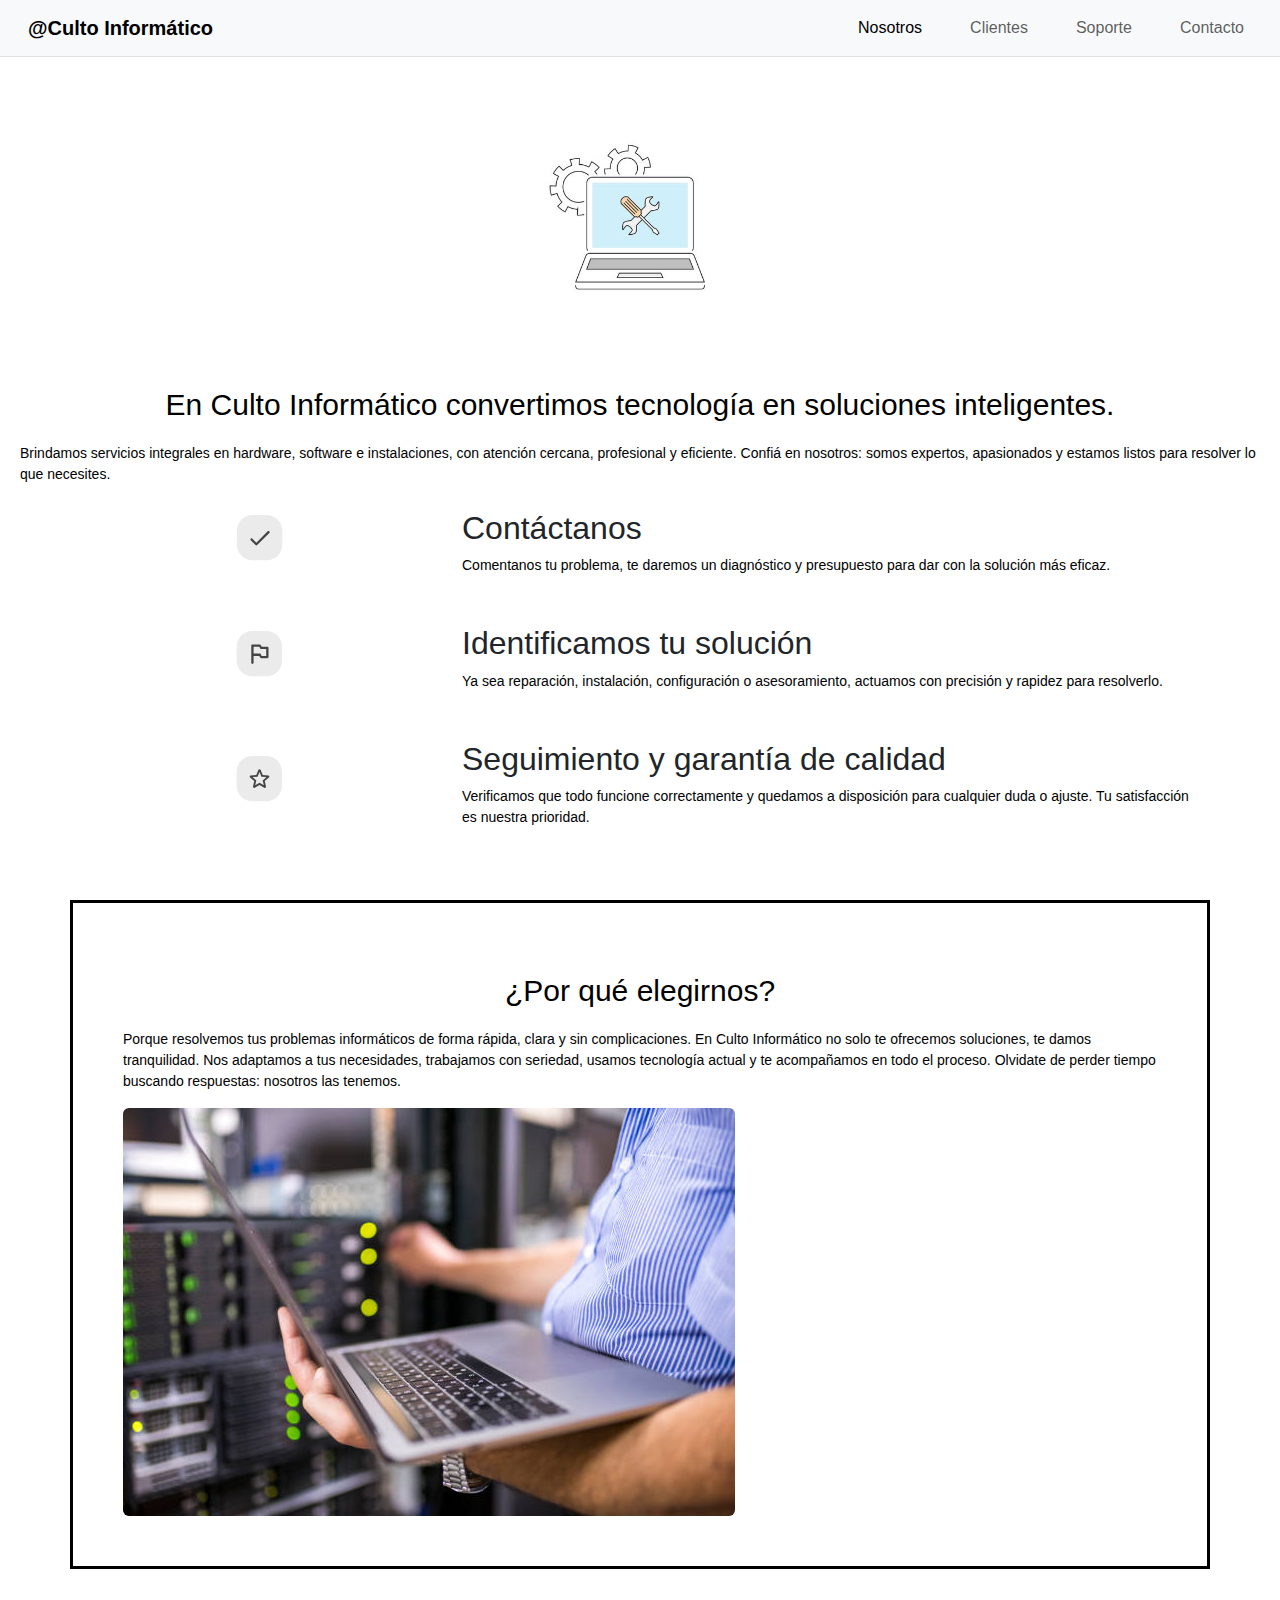
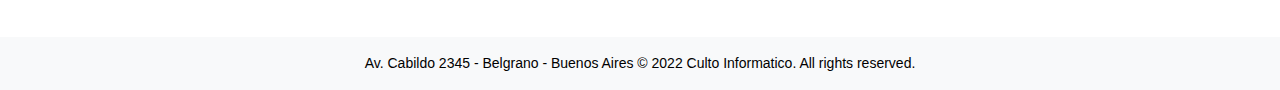
<file: index.html>
<!DOCTYPE html>

<html lang="es">

<head>
    <meta charset="utf-8" />
    <meta content="width=device-width, initial-scale=1" name="viewport" />
    <title>Culto Informático - Soluciones en Hardware y Software en Buenos Aires</title>
    <!-- Bootstrap CSS -->
    <link href="https://cdn.jsdelivr.net/npm/bootstrap@5.3.7/dist/css/bootstrap.min.css" rel="stylesheet" />
    <!-- Animate.css -->
    <link href="https://cdnjs.cloudflare.com/ajax/libs/animate.css/4.1.1/animate.min.css" rel="stylesheet" />
    <!-- Styles -->
    <link href="./styles/style.css" rel="stylesheet" />
    <meta
        content="Culto Informático: soluciones en hardware, software, redes y soporte técnico profesional en Buenos Aires. Atención personalizada para empresas y particulares."
        name="description" />
    <meta content="soporte técnico, hardware, software, redes, reparación computadoras, Buenos Aires" name="keywords" />
    <meta content="Culto Informático" name="author" />
    <link href="./assets/logo.ico" rel="icon" type="image/x-icon" />
</head>

<body>
    <header>
        <nav class="navbar navbar-expand-md navbar-light bg-light border-bottom px-3">
            <div class="container-fluid">
                <a class="navbar-brand fw-bold" href="#">
                    <span class="logo-text">@Culto Informático</span>
                </a>
                <button aria-controls="navbarSupportedContent" aria-expanded="false" aria-label="Toggle navigation"
                    class="navbar-toggler" data-bs-target="#navbarSupportedContent" data-bs-toggle="collapse"
                    type="button">
                    <span class="navbar-toggler-icon"></span>
                </button>
                <div class="collapse navbar-collapse justify-content-end" id="navbarSupportedContent">
                    <ul class="navbar-nav mb-2 mb-md-0">
                        <li class="nav-item">
                            <a aria-current="page" class="nav-link active" href="./pages/nosotros.html">Nosotros</a>
                        </li>
                        <li class="nav-item">
                            <a class="nav-link" href="./pages/clientes.html">Clientes</a>
                        </li>
                        <li class="nav-item">
                            <a class="nav-link" href="./pages/soporte.html">Soporte</a>
                        </li>
                        <li class="nav-item">
                            <a class="nav-link" href="./pages/contacto.html">Contacto</a>
                        </li>
                    </ul>
                </div>
            </div>
        </nav>
    </header>
    <main>
        <img alt="Logo Culto Informático" class="logo animate__animated animate__fadeInDown" loading="lazy"
            src="./assets/logo.jpg" />
        <h1 class="animate__animated animate__fadeInUp">
            En Culto Informático convertimos tecnología en soluciones inteligentes.
        </h1>
        <p class="animate__animated animate__fadeInUp animate__delay-1s">
            Brindamos servicios integrales en hardware, software e instalaciones, con
            atención cercana, profesional y eficiente. Confiá en nosotros: somos
            expertos, apasionados y estamos listos para resolver lo que necesites.
        </p>
        <div class="container my-4">
            <div class="row align-items-center">
                <div class="col-md-4 text-center">
                    <img alt="Ícono de verificación que representa servicio confiable"
                        class="img-fluid mb-2 animate__animated animate__fadeInLeft" loading="lazy"
                        src="./assets/img/tilde.PNG" />
                </div>
                <div class="col-md-8 animate__animated animate__fadeInRight">
                    <h2>Contáctanos</h2>
                    <p>
                        Comentanos tu problema, te daremos un diagnóstico y presupuesto para
                        dar con la solución más eficaz.
                    </p>
                </div>
            </div>
        </div>
        <div class="container my-4">
            <div class="row align-items-center">
                <div class="col-md-4 text-center">
                    <img alt="Ícono de bandera que simboliza identificación de soluciones informáticas"
                        class="img-fluid mb-2 animate__animated animate__fadeInLeft" loading="lazy"
                        src="./assets/img/bandera.PNG" />
                </div>
                <div class="col-md-8 animate__animated animate__fadeInRight">
                    <h2>Identificamos tu solución</h2>
                    <p>
                        Ya sea reparación, instalación, configuración o asesoramiento,
                        actuamos con precisión y rapidez para resolverlo.
                    </p>
                </div>
            </div>
        </div>
        <div class="container my-4">
            <div class="row align-items-center">
                <div class="col-md-4 text-center">
                    <img alt="Ícono de estrella que representa calidad garantizada"
                        class="img-fluid mb-2 animate__animated animate__fadeInLeft" loading="lazy"
                        src="./assets/img/estrella.PNG" />
                </div>
                <div class="col-md-8 animate__animated animate__fadeInRight">
                    <h2>Seguimiento y garantía de calidad</h2>
                    <p>
                        Verificamos que todo funcione correctamente y quedamos a disposición
                        para cualquier duda o ajuste. Tu satisfacción es nuestra prioridad.
                    </p>
                </div>
            </div>
        </div>
        <section class="my-5 animate__animated animate__fadeInUp">
            <h1>¿Por qué elegirnos?</h1>
            <p>
                Porque resolvemos tus problemas informáticos de forma rápida, clara y sin
                complicaciones. En Culto Informático no solo te ofrecemos soluciones, te
                damos tranquilidad. Nos adaptamos a tus necesidades, trabajamos con
                seriedad, usamos tecnología actual y te acompañamos en todo el proceso.
                Olvidate de perder tiempo buscando respuestas: nosotros las tenemos.
            </p>
            <img alt="Fotografía de tecnología moderna para soluciones informáticas" class="img-fluid mt-3 rounded"
                loading="lazy" src="./assets/img/tecnologia.jpg" />
        </section>
    </main>
    <footer class="bg-light py-3 text-center">
        <p class="mb-0">
            Av. Cabildo 2345 - Belgrano - Buenos Aires © 2022 Culto Informatico. All
            rights reserved.
        </p>
    </footer>
    <script src="https://cdn.jsdelivr.net/npm/bootstrap@5.3.7/dist/js/bootstrap.bundle.min.js"></script>
</body>

</html>
</file>
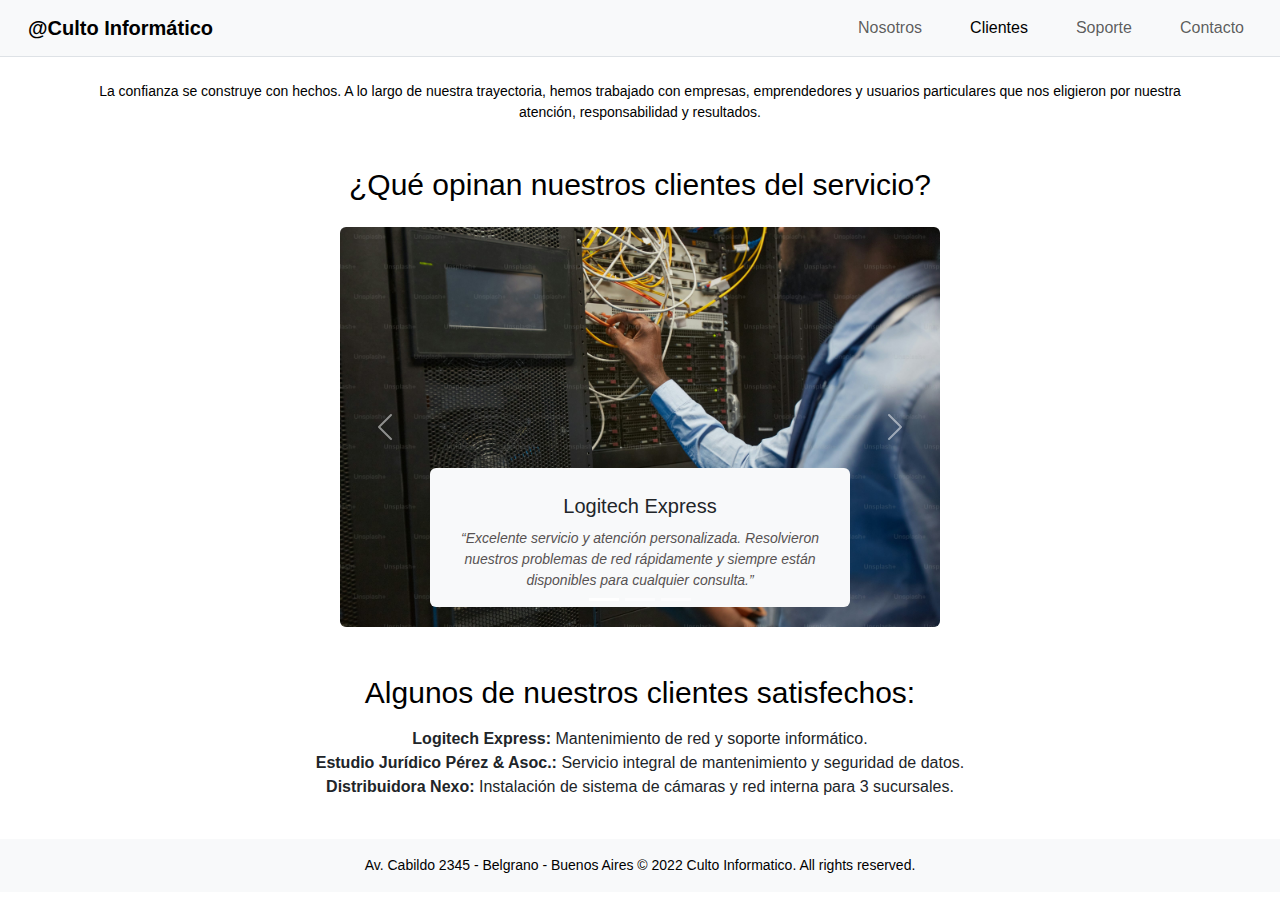
<file: pages/clientes.html>
<!DOCTYPE html>
<html lang="es">

<head>
    <meta charset="UTF-8" />
    <meta name="viewport" content="width=device-width, initial-scale=1" />

    <title>Culto Informático - Clientes</title>

    <!-- Bootstrap CSS -->
    <link href="https://cdn.jsdelivr.net/npm/bootstrap@5.3.7/dist/css/bootstrap.min.css" rel="stylesheet"
        crossorigin="anonymous" />

    <!-- Animate.css -->
    <link rel="stylesheet" href="https://cdnjs.cloudflare.com/ajax/libs/animate.css/4.1.1/animate.min.css" />

    <!-- Styles -->
    <link rel="stylesheet" href="../styles/style.css" />
</head>

<body>
    <header>
        <nav class="navbar navbar-expand-lg bg-light border-bottom px-3">
            <div class="container-fluid">
                <a class="navbar-brand fw-bold" href="../index.html">@Culto Informático</a>
                <button class="navbar-toggler" type="button" data-bs-toggle="collapse"
                    data-bs-target="#navbarNavDropdown" aria-controls="navbarNavDropdown" aria-expanded="false"
                    aria-label="Toggle navigation">
                    <span class="navbar-toggler-icon"></span>
                </button>
                <div class="collapse navbar-collapse justify-content-end" id="navbarNavDropdown">
                    <ul class="navbar-nav">
                        <li class="nav-item">
                            <a class="nav-link" href="../pages/nosotros.html">Nosotros</a>
                        </li>
                        <li class="nav-item">
                            <a class="nav-link active" aria-current="page" href="#">Clientes</a>
                        </li>
                        <li class="nav-item">
                            <a class="nav-link" href="../pages/soporte.html">Soporte</a>
                        </li>
                        <li class="nav-item">
                            <a class="nav-link" href="../pages/contacto.html">Contacto</a>
                        </li>
                    </ul>
                </div>
            </div>
        </nav>
    </header>

    <main class="container py-4 animate__animated animate__fadeIn">
        <p class="text-center mb-4">
            La confianza se construye con hechos. A lo largo de nuestra trayectoria,
            hemos trabajado con empresas, emprendedores y usuarios particulares que
            nos eligieron por nuestra atención, responsabilidad y resultados.
        </p>

        <h1 class="mb-4 text-center">¿Qué opinan nuestros clientes del servicio?</h1>

        <div id="carouselExampleCaptions" class="carousel slide animate__animated animate__fadeInUp"
            data-bs-ride="carousel">
            <div class="carousel-indicators">
                <button type="button" data-bs-target="#carouselExampleCaptions" data-bs-slide-to="0" class="active"
                    aria-current="true" aria-label="Slide 1"></button>
                <button type="button" data-bs-target="#carouselExampleCaptions" data-bs-slide-to="1"
                    aria-label="Slide 2"></button>
                <button type="button" data-bs-target="#carouselExampleCaptions" data-bs-slide-to="2"
                    aria-label="Slide 3"></button>
            </div>

            <div class="carousel-inner">
                <div class="carousel-item active">
                    <div class="d-flex justify-content-center">
                        <img src="../assets/img/sop1.jpg" class="d-block rounded" alt="Logitech Express"
                            style="max-width: 600px; max-height: 600px;" />
                    </div>
                    <div class="carousel-caption d-sm-block bg-light bg-opacity-80 rounded p-3 mx-auto"
                        style="max-width: 600px;">
                        <h5 class="text-dark">Logitech Express</h5>
                        <p class="experiencia">
                            “Excelente servicio y atención personalizada. Resolvieron nuestros
                            problemas de red rápidamente y siempre están disponibles para
                            cualquier consulta.”
                        </p>
                    </div>
                </div>

                <div class="carousel-item">
                    <div class="d-flex justify-content-center">
                        <img src="../assets/img/sop2.jpg" class="d-block rounded"
                            alt="Estudio Jurídico Pérez & Asoc." style="max-width: 600px; max-height: 600px;" />
                    </div>
                    <div class="carousel-caption d-sm-block bg-light bg-opacity-80 rounded p-3 mx-auto"
                        style="max-width: 600px;">
                        <h5 class="text-dark">Estudio Jurídico Pérez & Asoc.</h5>
                        <p class="experiencia">
                            “Profesionales y atentos. Nos ayudaron a proteger la información de
                            nuestros clientes y optimizaron el funcionamiento de nuestras
                            computadoras.”
                        </p>
                    </div>
                </div>

                <div class="carousel-item">
                    <div class="d-flex justify-content-center">
                        <img src="../assets/img/sop3.jpg" class="d-block rounded" alt="Distribuidora Nexo"
                            style="max-width: 600px; max-height: 600px;" />
                    </div>
                    <div class="carousel-caption d-sm-block bg-light bg-opacity-80 rounded p-3 mx-auto"
                        style="max-width: 600px;">
                        <h5 class="text-dark">Distribuidora Nexo</h5>
                        <p class="experiencia">
                            “Muy buen trabajo en la instalación de cámaras y configuración de la
                            red. Siempre atentos y resolutivos ante cualquier inconveniente.”
                        </p>
                    </div>
                </div>
            </div>

            <button class="carousel-control-prev" type="button" data-bs-target="#carouselExampleCaptions"
                data-bs-slide="prev">
                <span class="carousel-control-prev-icon" aria-hidden="true"></span>
                <span class="visually-hidden">Previous</span>
            </button>

            <button class="carousel-control-next" type="button" data-bs-target="#carouselExampleCaptions"
                data-bs-slide="next">
                <span class="carousel-control-next-icon" aria-hidden="true"></span>
                <span class="visually-hidden">Next</span>
            </button>
        </div>

        <h1 class="mt-5 mb-3 text-center">Algunos de nuestros clientes satisfechos:</h1>

        <ul class="list-unstyled text-center">
            <li><strong>Logitech Express:</strong> Mantenimiento de red y soporte informático.</li>
            <li><strong>Estudio Jurídico Pérez & Asoc.:</strong> Servicio integral de mantenimiento y seguridad de
                datos.</li>
            <li><strong>Distribuidora Nexo:</strong> Instalación de sistema de cámaras y red interna para 3 sucursales.
            </li>
        </ul>
    </main>

    <footer class="bg-light py-3 text-center">
        <p class="mb-0">
            Av. Cabildo 2345 - Belgrano - Buenos Aires © 2022 Culto Informatico. All
            rights reserved.
        </p>
    </footer>

    <!-- Bootstrap JS -->
    <script src="https://cdn.jsdelivr.net/npm/bootstrap@5.3.7/dist/js/bootstrap.bundle.min.js"
        crossorigin="anonymous"></script>
</body>

</html>
</file>
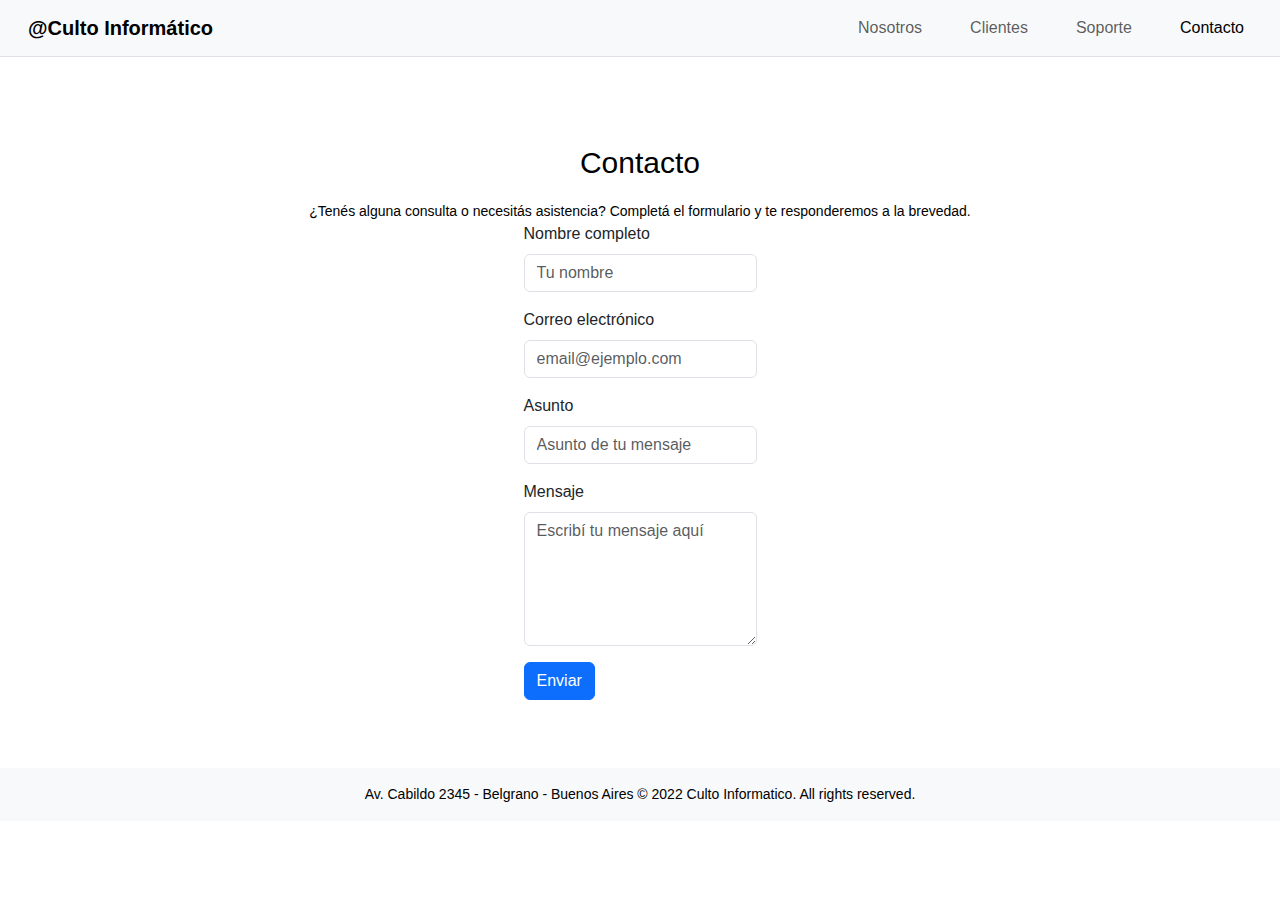
<file: pages/contacto.html>
<!DOCTYPE html>

<html lang="es">

<head>
    <meta charset="utf-8" />
    <meta content="width=device-width, initial-scale=1" name="viewport" />
    <title>Contacto | Culto Informático - Hablemos</title>
    <!-- Bootstrap CSS -->
    <link crossorigin="anonymous" href="https://cdn.jsdelivr.net/npm/bootstrap@5.3.7/dist/css/bootstrap.min.css"
        rel="stylesheet" />
    <!-- Animate.css -->
    <link href="https://cdnjs.cloudflare.com/ajax/libs/animate.css/4.1.1/animate.min.css" rel="stylesheet" />
    <!-- Styles -->
    <link href="../styles/style.css" rel="stylesheet" />
    <meta
        content="Contacta con Culto Informático para soporte técnico, consultas y soluciones en hardware, software y redes en Buenos Aires."
        name="description" />
    <meta content="contacto, soporte técnico, hardware, software, redes, Buenos Aires" name="keywords" />
    <meta content="Culto Informático" name="author" />
    <link href="../assets/logo.ico" rel="icon" type="image/x-icon" />
</head>

<body>
    <header>
        <nav class="navbar navbar-expand-md navbar-light bg-light border-bottom px-3">
            <div class="container-fluid">
                <a class="navbar-brand fw-bold" href="../index.html">
                    <span class="logo-text">@Culto Informático</span>
                </a>
                <button aria-controls="navbarSupportedContent" aria-expanded="false" aria-label="Toggle navigation"
                    class="navbar-toggler" data-bs-target="#navbarSupportedContent" data-bs-toggle="collapse"
                    type="button">
                    <span class="navbar-toggler-icon"></span>
                </button>
                <div class="collapse navbar-collapse justify-content-end" id="navbarSupportedContent">
                    <ul class="navbar-nav mb-2 mb-md-0">
                        <li class="nav-item">
                            <a class="nav-link" href="../pages/nosotros.html">Nosotros</a>
                        </li>
                        <li class="nav-item">
                            <a class="nav-link" href="../pages/clientes.html">Clientes</a>
                        </li>
                        <li class="nav-item">
                            <a class="nav-link" href="../pages/soporte.html">Soporte</a>
                        </li>
                        <li class="nav-item">
                            <a aria-current="page" class="nav-link active" href="#">Contacto</a>
                        </li>
                    </ul>
                </div>
            </div>
        </nav>
    </header>
    <main class="container my-5 animate__animated animate__fadeInUp">
        <h1>Contacto</h1>
        <p>
            ¿Tenés alguna consulta o necesitás asistencia? Completá el formulario y
            te responderemos a la brevedad.
        </p>
        <form action="https://formspree.io/f/tuformid" method="POST" novalidate="">
            <div class="mb-3">
                <label class="form-label" for="name">Nombre completo</label>
                <input class="form-control" id="name" name="name" placeholder="Tu nombre" required="" type="text" />
            </div>
            <div class="mb-3">
                <label class="form-label" for="email">Correo electrónico</label>
                <input class="form-control" id="email" name="_replyto" placeholder="email@ejemplo.com" required=""
                    type="email" />
            </div>
            <div class="mb-3">
                <label class="form-label" for="subject">Asunto</label>
                <input class="form-control" id="subject" name="subject" placeholder="Asunto de tu mensaje" required=""
                    type="text" />
            </div>
            <div class="mb-3">
                <label class="form-label" for="message">Mensaje</label>
                <textarea class="form-control" id="message" name="message" placeholder="Escribí tu mensaje aquí"
                    required="" rows="5"></textarea>
            </div>
            <button class="btn btn-primary" type="submit">
                Enviar
            </button>
        </form>
    </main>
    <footer class="bg-light py-3 text-center">
        <p class="mb-0">
            Av. Cabildo 2345 - Belgrano - Buenos Aires © 2022 Culto Informatico. All
            rights reserved.
        </p>
    </footer>
    <script src="https://cdn.jsdelivr.net/npm/bootstrap@5.3.7/dist/js/bootstrap.bundle.min.js"></script>
</body>

</html>
</file>
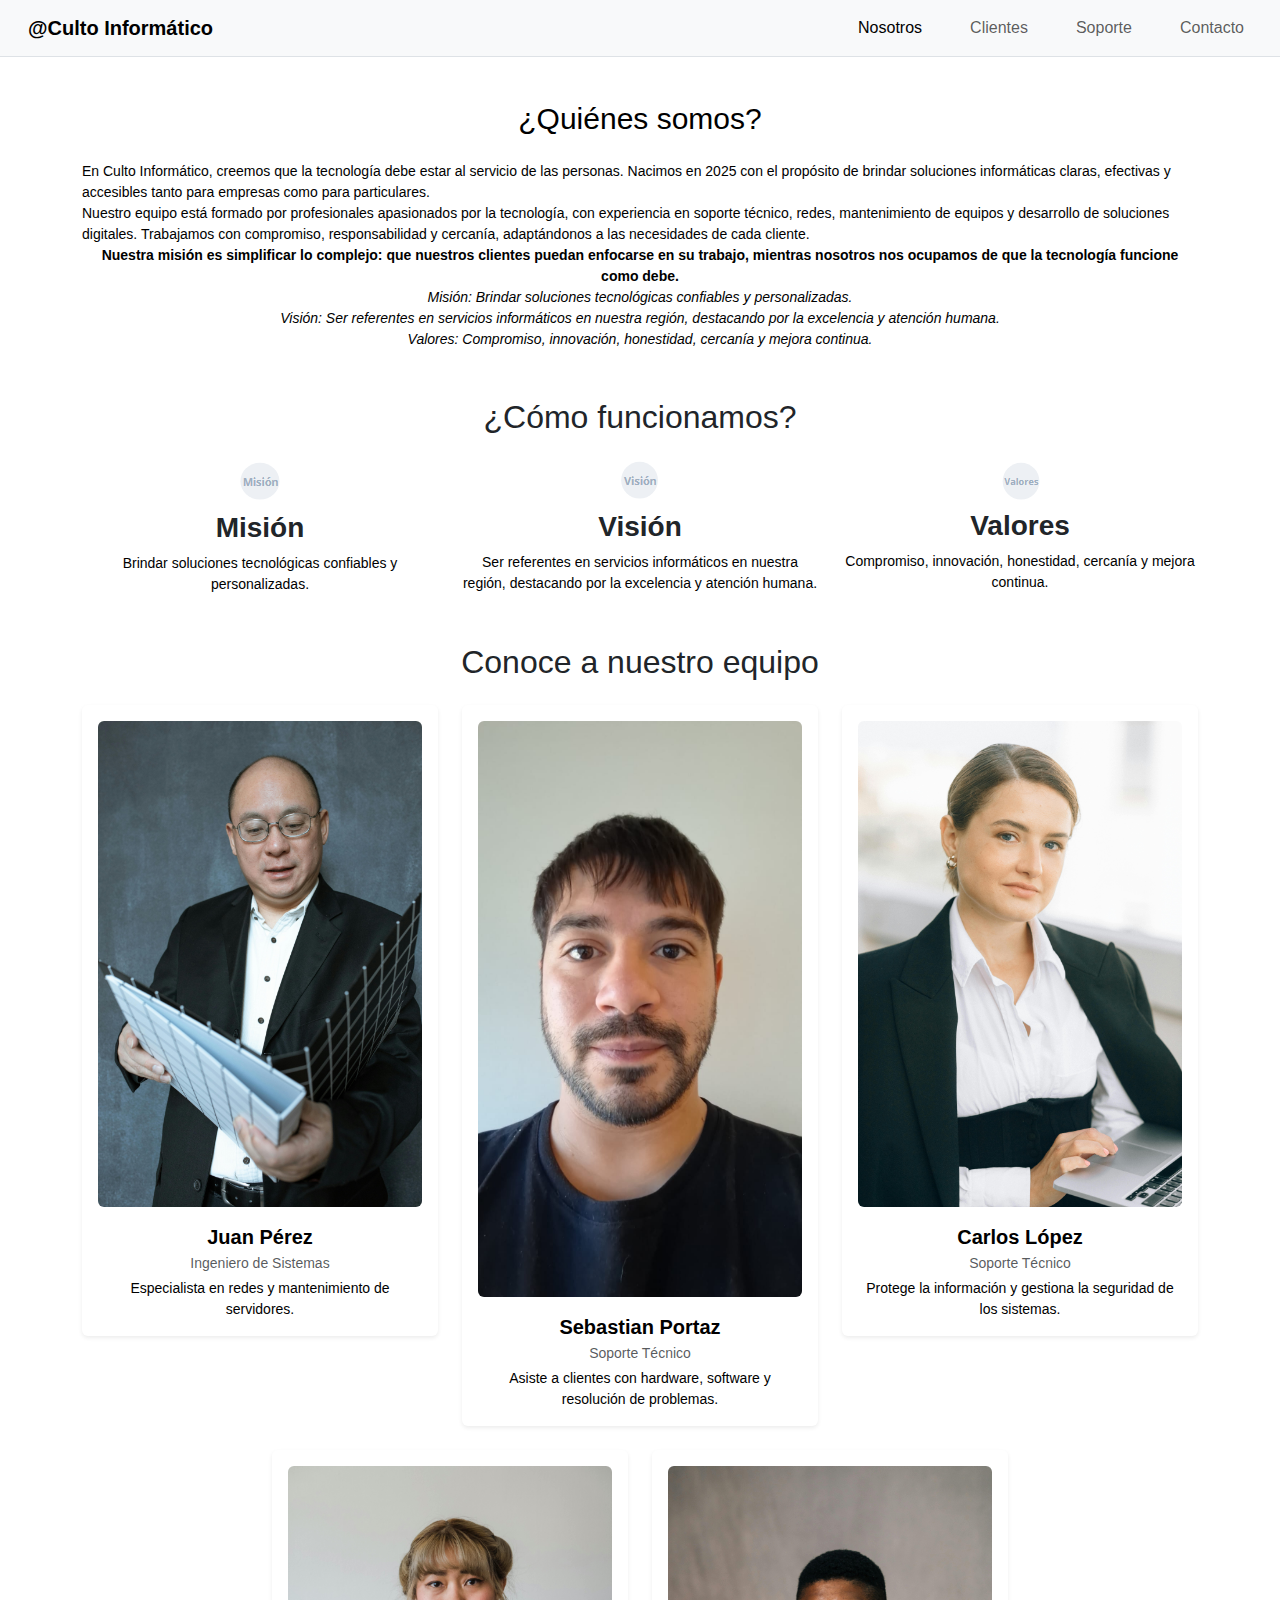
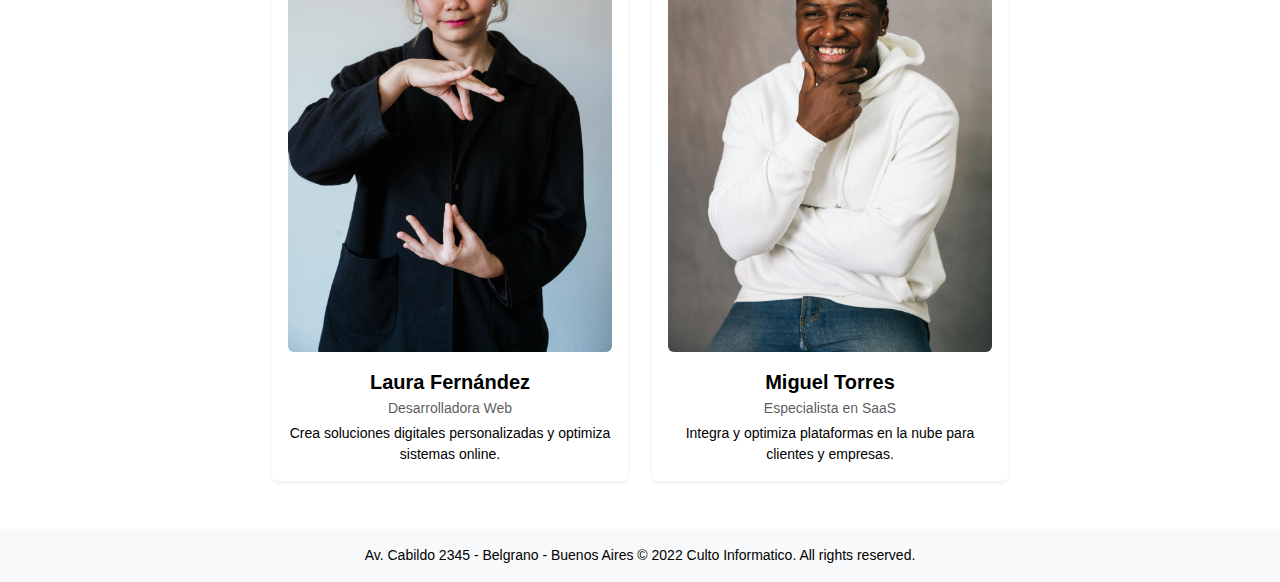
<file: pages/nosotros.html>
<!DOCTYPE html>
<html lang="es">

<head>
    <meta charset="utf-8" />
    <meta content="width=device-width, initial-scale=1" name="viewport" />
    <title>Nosotros | Culto Informático - Tecnología y Soporte Profesional</title>
    <!-- Bootstrap CSS -->
    <link crossorigin="anonymous" href="https://cdn.jsdelivr.net/npm/bootstrap@5.3.7/dist/css/bootstrap.min.css"
        rel="stylesheet" />
    <!-- Animate.css -->
    <link href="https://cdnjs.cloudflare.com/ajax/libs/animate.css/4.1.1/animate.min.css" rel="stylesheet" />
    <!-- Styles -->
    <link href="../styles/style.css" rel="stylesheet" />
</head>

<body>
    <header>
        <nav class="navbar navbar-expand-md navbar-light bg-light border-bottom px-3">
            <div class="container-fluid">
                <a class="navbar-brand fw-bold" href="../index.html">@Culto Informático</a>
                <button aria-controls="navbarSupportedContent" aria-expanded="false" aria-label="Toggle navigation"
                    class="navbar-toggler" data-bs-target="#navbarSupportedContent" data-bs-toggle="collapse"
                    type="button">
                    <span class="navbar-toggler-icon"></span>
                </button>
                <div class="collapse navbar-collapse justify-content-end" id="navbarSupportedContent">
                    <ul class="navbar-nav mb-2 mb-md-0">
                        <li class="nav-item">
                            <a aria-current="page" class="nav-link active" href="#">Nosotros</a>
                        </li>
                        <li class="nav-item">
                            <a class="nav-link" href="./clientes.html">Clientes</a>
                        </li>
                        <li class="nav-item">
                            <a class="nav-link" href="./soporte.html">Soporte</a>
                        </li>
                        <li class="nav-item">
                            <a class="nav-link" href="./contacto.html">Contacto</a>
                        </li>
                    </ul>
                </div>
            </div>
        </nav>
    </header>

    <main class="container py-4 animate__animated animate__fadeIn">
        <h1 class="mb-4 text-center">¿Quiénes somos?</h1>
        <p>
            En Culto Informático, creemos que la tecnología debe estar al servicio de
            las personas. Nacimos en 2025 con el propósito de brindar soluciones
            informáticas claras, efectivas y accesibles tanto para empresas como para
            particulares.
        </p>
        <p>
            Nuestro equipo está formado por profesionales apasionados por la
            tecnología, con experiencia en soporte técnico, redes, mantenimiento de
            equipos y desarrollo de soluciones digitales. Trabajamos con compromiso,
            responsabilidad y cercanía, adaptándonos a las necesidades de cada
            cliente.
        </p>
        <p class="text-center fw-semibold">
            Nuestra misión es simplificar lo complejo: que nuestros clientes puedan
            enfocarse en su trabajo, mientras nosotros nos ocupamos de que la tecnología
            funcione como debe.
        </p>
        <p class="text-center fst-italic">
            Misión: Brindar soluciones tecnológicas confiables y personalizadas.<br />
            Visión: Ser referentes en servicios informáticos en nuestra región,
            destacando por la excelencia y atención humana.<br />
            Valores: Compromiso, innovación, honestidad, cercanía y mejora continua.
        </p>

        <h2 class="mt-5 mb-4 text-center">¿Cómo funcionamos?</h2>
        <div class="row text-center align-items-center g-4">
            <div class="col-md-4 animate__animated animate__fadeInLeft">
                <img alt="Ícono que representa la misión de Culto Informático" class="img-fluid mb-2" loading="lazy"
                    src="../assets/img/mision.png" style="max-height: 80px;" />
                <h3 class="fw-bold">Misión</h3>
                <p>Brindar soluciones tecnológicas confiables y personalizadas.</p>
            </div>
            <div class="col-md-4 animate__animated animate__fadeInUp">
                <img alt="Ícono que representa la visión de Culto Informático" class="img-fluid mb-2" loading="lazy"
                    src="../assets/img/vision.PNG" style="max-height: 80px;" />
                <h3 class="fw-bold">Visión</h3>
                <p>
                    Ser referentes en servicios informáticos en nuestra región,
                    destacando por la excelencia y atención humana.
                </p>
            </div>
            <div class="col-md-4 animate__animated animate__fadeInRight">
                <img alt="Ícono que representa los valores de Culto Informático" class="img-fluid mb-2" loading="lazy"
                    src="../assets/img/valores.PNG" style="max-height: 80px;" />
                <h3 class="fw-bold">Valores</h3>
                <p>Compromiso, innovación, honestidad, cercanía y mejora continua.</p>
            </div>
        </div>

        <h2 class="mt-5 mb-4 text-center">Conoce a nuestro equipo</h2>
        <div class="row equipo-container animate__animated animate__fadeInUp justify-content-center">
            <div class="col-lg-4 col-md-6 mb-4">
                <div class="team-card text-center shadow-sm rounded p-3">
                    <img src="../assets/img/tec1.jpg" alt="Juan Pérez" class="img-fluid rounded mb-2" />
                    <h5 class="fw-bold mb-1">Juan Pérez</h5>
                    <p class="text-muted mb-1">Ingeniero de Sistemas</p>
                    <p class="small">Especialista en redes y mantenimiento de servidores.</p>
                </div>
            </div>
            <div class="col-lg-4 col-md-6 mb-4">
                <div class="team-card text-center shadow-sm rounded p-3">
                    <img src="../assets/img/tec2.jpeg" alt="Sebastian Portaz" class="img-fluid rounded mb-2" />
                    <h5 class="fw-bold mb-1">Sebastian Portaz</h5>
                    <p class="text-muted mb-1">Soporte Técnico</p>
                    <p class="small">Asiste a clientes con hardware, software y resolución de problemas.</p>
                </div>
            </div>
            <div class="col-lg-4 col-md-6 mb-4">
                <div class="team-card text-center shadow-sm rounded p-3">
                    <img src="../assets/img/tec3.jpg" alt="Carlos López" class="img-fluid rounded mb-2" />
                    <h5 class="fw-bold mb-1">Carlos López</h5>
                    <p class="text-muted mb-1">Soporte Técnico</p>
                    <p class="small">Protege la información y gestiona la seguridad de los sistemas.</p>
                </div>
            </div>
            <div class="col-lg-4 col-md-6 mb-4">
                <div class="team-card text-center shadow-sm rounded p-3">
                    <img src="../assets/img/tec4.jpg" alt="Laura Fernández" class="img-fluid rounded mb-2" />
                    <h5 class="fw-bold mb-1">Laura Fernández</h5>
                    <p class="text-muted mb-1">Desarrolladora Web</p>
                    <p class="small">Crea soluciones digitales personalizadas y optimiza sistemas online.</p>
                </div>
            </div>
            <div class="col-lg-4 col-md-6 mb-4">
                <div class="team-card text-center shadow-sm rounded p-3">
                    <img src="../assets/img/tec5.jpg" alt="Miguel Torres" class="img-fluid rounded mb-2" />
                    <h5 class="fw-bold mb-1">Miguel Torres</h5>
                    <p class="text-muted mb-1">Especialista en SaaS</p>
                    <p class="small">Integra y optimiza plataformas en la nube para clientes y empresas.</p>
                </div>
            </div>
        </div>
    </main>

    <footer class="bg-light py-3 text-center">
        <p class="mb-0">
            Av. Cabildo 2345 - Belgrano - Buenos Aires © 2022 Culto Informatico. All
            rights reserved.
        </p>
    </footer>

    <!-- Bootstrap JS -->
    <script crossorigin="anonymous"
        src="https://cdn.jsdelivr.net/npm/bootstrap@5.3.7/dist/js/bootstrap.bundle.min.js"></script>
</body>

</html>
</file>
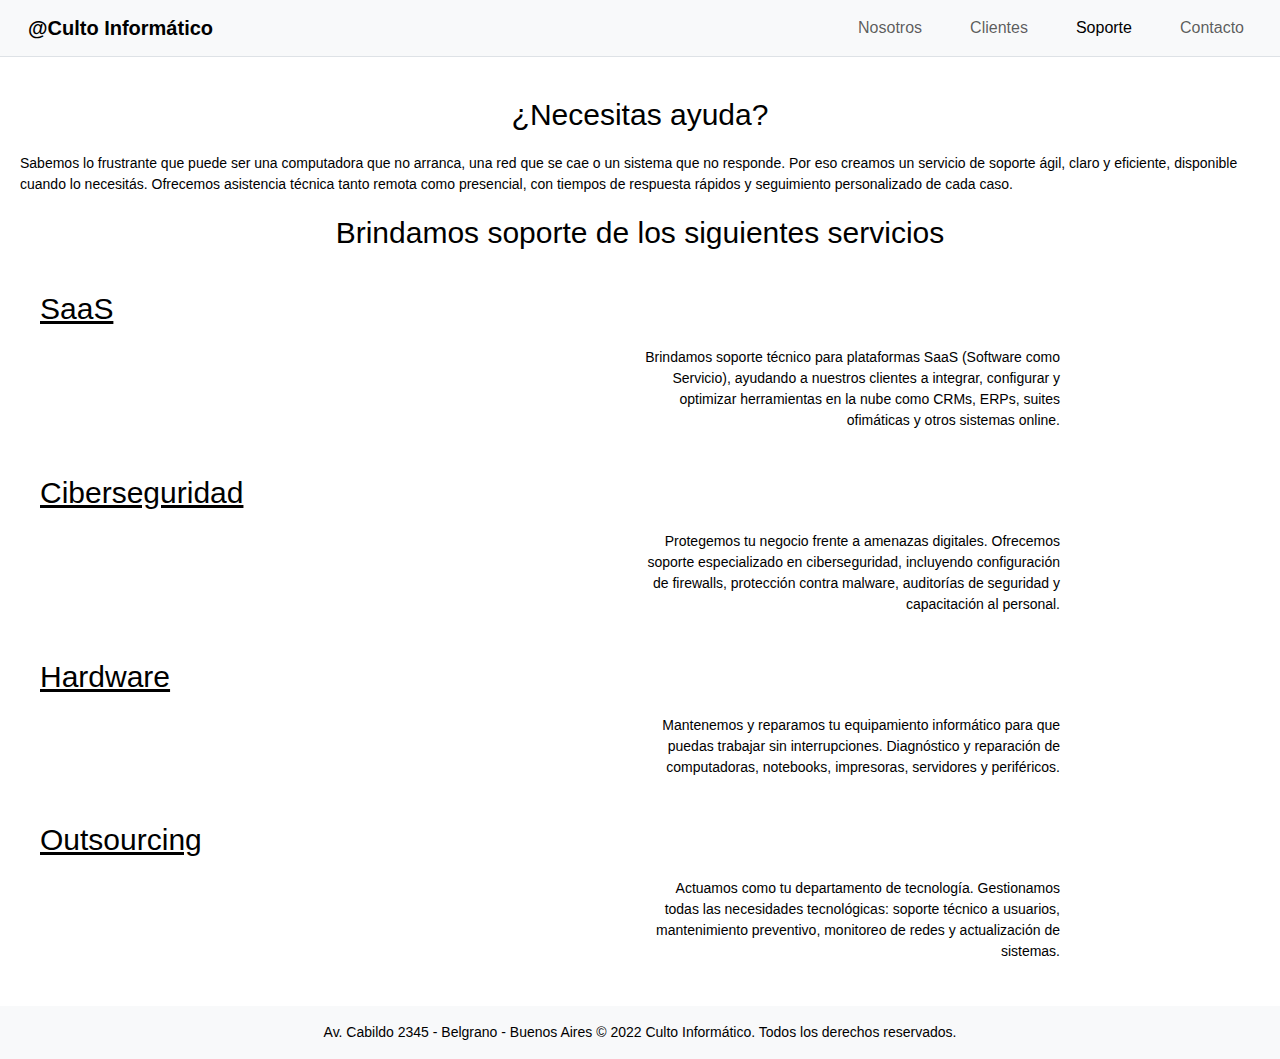
<file: pages/soporte.html>
<!DOCTYPE html>
<html lang="es">

<head>
    <meta charset="utf-8" />
    <meta name="viewport" content="width=device-width, initial-scale=1" />
    <title>Soporte Técnico | Culto Informático</title>

    <!-- Bootstrap CSS -->
    <link href="https://cdn.jsdelivr.net/npm/bootstrap@5.3.7/dist/css/bootstrap.min.css" rel="stylesheet"
        crossorigin="anonymous" />

    <!-- Animate.css -->
    <link href="https://cdnjs.cloudflare.com/ajax/libs/animate.css/4.1.1/animate.min.css" rel="stylesheet" />

    <!-- Styles -->
    <link href="../styles/style.css" rel="stylesheet" />
</head>

<body>
    <header>
        <nav class="navbar navbar-expand-md navbar-light bg-light border-bottom px-3">
            <div class="container-fluid">
                <a class="navbar-brand fw-bold" href="../index.html">@Culto Informático</a>
                <button class="navbar-toggler" type="button" data-bs-toggle="collapse" data-bs-target="#navbarNav"
                    aria-controls="navbarNav" aria-expanded="false" aria-label="Toggle navigation">
                    <span class="navbar-toggler-icon"></span>
                </button>
                <div class="collapse navbar-collapse justify-content-end" id="navbarNav">
                    <ul class="navbar-nav mb-2 mb-md-0">
                        <li class="nav-item"><a class="nav-link" href="nosotros.html">Nosotros</a></li>
                        <li class="nav-item"><a class="nav-link" href="clientes.html">Clientes</a></li>
                        <li class="nav-item"><a class="nav-link active" aria-current="page" href="#">Soporte</a></li>
                        <li class="nav-item"><a class="nav-link" href="contacto.html">Contacto</a></li>
                    </ul>
                </div>
            </div>
        </nav>
    </header>

    <main>
        <h1 class="animate__animated animate__fadeInDown">¿Necesitas ayuda?</h1>
        <p class="animate__animated animate__fadeInDown">
            Sabemos lo frustrante que puede ser una computadora que no arranca, una red que se cae o un sistema que no
            responde. Por eso creamos un servicio de soporte ágil, claro y eficiente, disponible cuando lo necesitás.
            Ofrecemos asistencia técnica tanto remota como presencial, con tiempos de respuesta rápidos y seguimiento
            personalizado de cada caso.
        </p>

        <h1 class="animate__animated animate__fadeInDown">Brindamos soporte de los siguientes servicios</h1>

        <div class="servicios-container">
            <div class="d-flex mb-4 flex-wrap animate__animated animate__fadeInLeft">
                <h1 class="titulos-sop me-3">SaaS</h1>
                <p class="p-sop mb-0">
                    Brindamos soporte técnico para plataformas SaaS (Software como Servicio), ayudando a nuestros
                    clientes a integrar, configurar y optimizar herramientas en la nube como CRMs, ERPs, suites
                    ofimáticas y otros sistemas online.
                </p>
            </div>

            <div class="d-flex mb-4 flex-wrap animate__animated animate__fadeInLeft animate__delay-1s">
                <h1 class="titulos-sop me-3">Ciberseguridad</h1>
                <p class="p-sop mb-0">
                    Protegemos tu negocio frente a amenazas digitales. Ofrecemos soporte especializado en
                    ciberseguridad, incluyendo configuración de firewalls, protección contra malware, auditorías de
                    seguridad y capacitación al personal.
                </p>
            </div>

            <div class="d-flex mb-4 flex-wrap animate__animated animate__fadeInLeft animate__delay-2s">
                <h1 class="titulos-sop me-3">Hardware</h1>
                <p class="p-sop mb-0">
                    Mantenemos y reparamos tu equipamiento informático para que puedas trabajar sin interrupciones.
                    Diagnóstico y reparación de computadoras, notebooks, impresoras, servidores y periféricos.
                </p>
            </div>

            <div class="d-flex mb-4 flex-wrap animate__animated animate__fadeInLeft animate__delay-3s">
                <h1 class="titulos-sop me-3">Outsourcing</h1>
                <p class="p-sop mb-0">
                    Actuamos como tu departamento de tecnología. Gestionamos todas las necesidades tecnológicas:
                    soporte técnico a usuarios, mantenimiento preventivo, monitoreo de redes y actualización de sistemas.
                </p>
            </div>
        </div>
    </main>

    <footer class="bg-light py-3 text-center">
        <p class="mb-0">Av. Cabildo 2345 - Belgrano - Buenos Aires © 2022 Culto Informático. Todos los derechos
            reservados.</p>
    </footer>

    <script src="https://cdn.jsdelivr.net/npm/bootstrap@5.3.7/dist/js/bootstrap.bundle.min.js" crossorigin="anonymous">
    </script>
</body>

</html>
</file>
<file: styles/style.css>
* {
    margin: 0;
    padding: 0;
    box-sizing: border-box;
}

nav {
    font-family: "Raleway", sans-serif;
    text-decoration: none;
    background-color: rgb(235, 235, 235);
}

.navbar {
    display: flex;
    flex-direction: row;
    justify-content: space-between;
    text-decoration: none;
}

.navbar ul {
    display: flex;
    flex-direction: row;
    justify-content: center;
    text-decoration: none;
    gap: 32px;
}

.navbar ul li {
    text-decoration: none;
    list-style-type: none;
}

.logo {
    display: flex;
    flex-direction: row;
    justify-content: right;
    align-items: center;
    margin: 20px;
    width: 250px;
    /* Solo darle widht para que no rompa la imagen*/
}

.logo-redes {
    width: 30px;

}

section {
    align-items: center;
    margin: 50px;
    padding: 50px;
    border: 3px solid black;
    justify-content: center;
}

section h3 {
    display: inline-block;
    gap: 20px;
}

/* HEADERS */

h1 {
    color: rgb(0, 0, 0);
    font-size: 30px;
    margin: 20px;
    text-align: center;
}

h3 {
    font-family: "Montserrat", sans-serif;
    display: flex;
    flex-direction: row;
    justify-content: center;
}

.titulos-sop {
    display: inline-block;
    justify-content: flex-start;
    text-decoration: underline;
    text-align: left;
    align-items: flex-start;
}

/* PARRAFOS */

ul p {
    text-align: right;
}

.par-der {
    color: rgb(87, 82, 82);
    font-size: 14px;
    font-family: "Source Sans 3", sans-serif;
    margin: auto;
    text-align: right;
}

.par-cen {
    color: rgb(87, 82, 82);
    font-size: 14px;
    font-family: "Source Sans 3", sans-serif;
    margin: auto;
    text-align: center;
}

p {
    color: rgb(87, 82, 82);
    font-size: 14px;
    font-family: "Source Sans 3", sans-serif;
    margin: auto;
}

.experiencia {
    color: rgb(87, 82, 82);
    font-family: "Source Sans 3", sans-serif;
    font-style: italic;
}

.p-sop {
    display: inline-block;
    text-align: right;
    margin-right: 200px;
    padding-left: 50%;
}


/* CUERPO Y MAINS */

body {
    background-color: rgb(255, 255, 255);
    font-family: "Raleway", sans-serif;
}

main {
    display: flex;
    flex-direction: column;
    align-items: center;
    justify-content: center;
    padding: 20px;
    width: 100%;
    box-sizing: border-box;
}


p {
    color: black;
}

div h5 {
    color: black;
    font-size: 20px;
    margin: 10px;
    text-align: center;
}

/* FOOTER */

footer {
    display: flex;
    flex-direction: row;
    justify-content: space-between;
    align-items: center;
    padding: 20px;
    background-color: rgb(235, 235, 235);
}

/* MOBIL */
@media (max-width: 600px) {

    nav,
    .navbar {
        flex-direction: column;
        align-items: center;
        justify-content: center;
    }

    .navbar ul {
        flex-direction: column;
        gap: 16px;
        padding: 0;
    }

    .logo {
        width: 60px;
        margin-bottom: 10px;
    }

    section {
        margin: 20px 5px;
        padding: 20px 10px;
        border-width: 2px;
    }

    h1 {
        font-size: 22px;
        margin: 10px 0;
    }

    h2 {
        display: flex;
        font-size: 18px;
        justify-content: center;
        align-items: center;
    }

    h3 {
        font-size: 16px;
        padding: 0 5px;
    }

    body a {
        box-shadow: 20px;
        font-family: "Montserrat", sans-serif;
        color: rgb(0, 0, 0);
        text-decoration: none;
        letter-spacing: 1px;
    }

    li a {
        font-family: "Montserrat", sans-serif;
        color: solid black
    }

    .logo {
        width: 150px;
        /* Ajustar el ancho de la imagen del logo */
    }

    main {
        padding: 20px;
        width: 100%;
        box-sizing: border-box;
    }

    .titulos-sop {
        display: block;
        padding: 10px 0;
        text-decoration: underline;
        font-size: 18px;
        text-align: center;
        padding: 0;
        font-size: 15px;
    }

    p,
    .par-der,
    .par-cen,
    .p-sop {
        text-align: center;
        font-size: 13px;
        padding: 0 0;
        margin: 0;
    }

    ul {
        display: flex;
        flex-direction: column;
        align-items: center;
        justify-content: center;
        color: solid black;
        list-style-type: none;

    }

    footer {
        display: flex;
        flex-direction: column;
        align-items: center;
        justify-content: center;
        padding: 10px;
        width: 100%;
        box-sizing: border-box;
    }

    footer p {
        display: block;
        font-size: 12px;
        margin: 5px 0;
    }

    div h5 {
        font-size: 16px;
        margin: 5px 0;
    }
}
</file>
